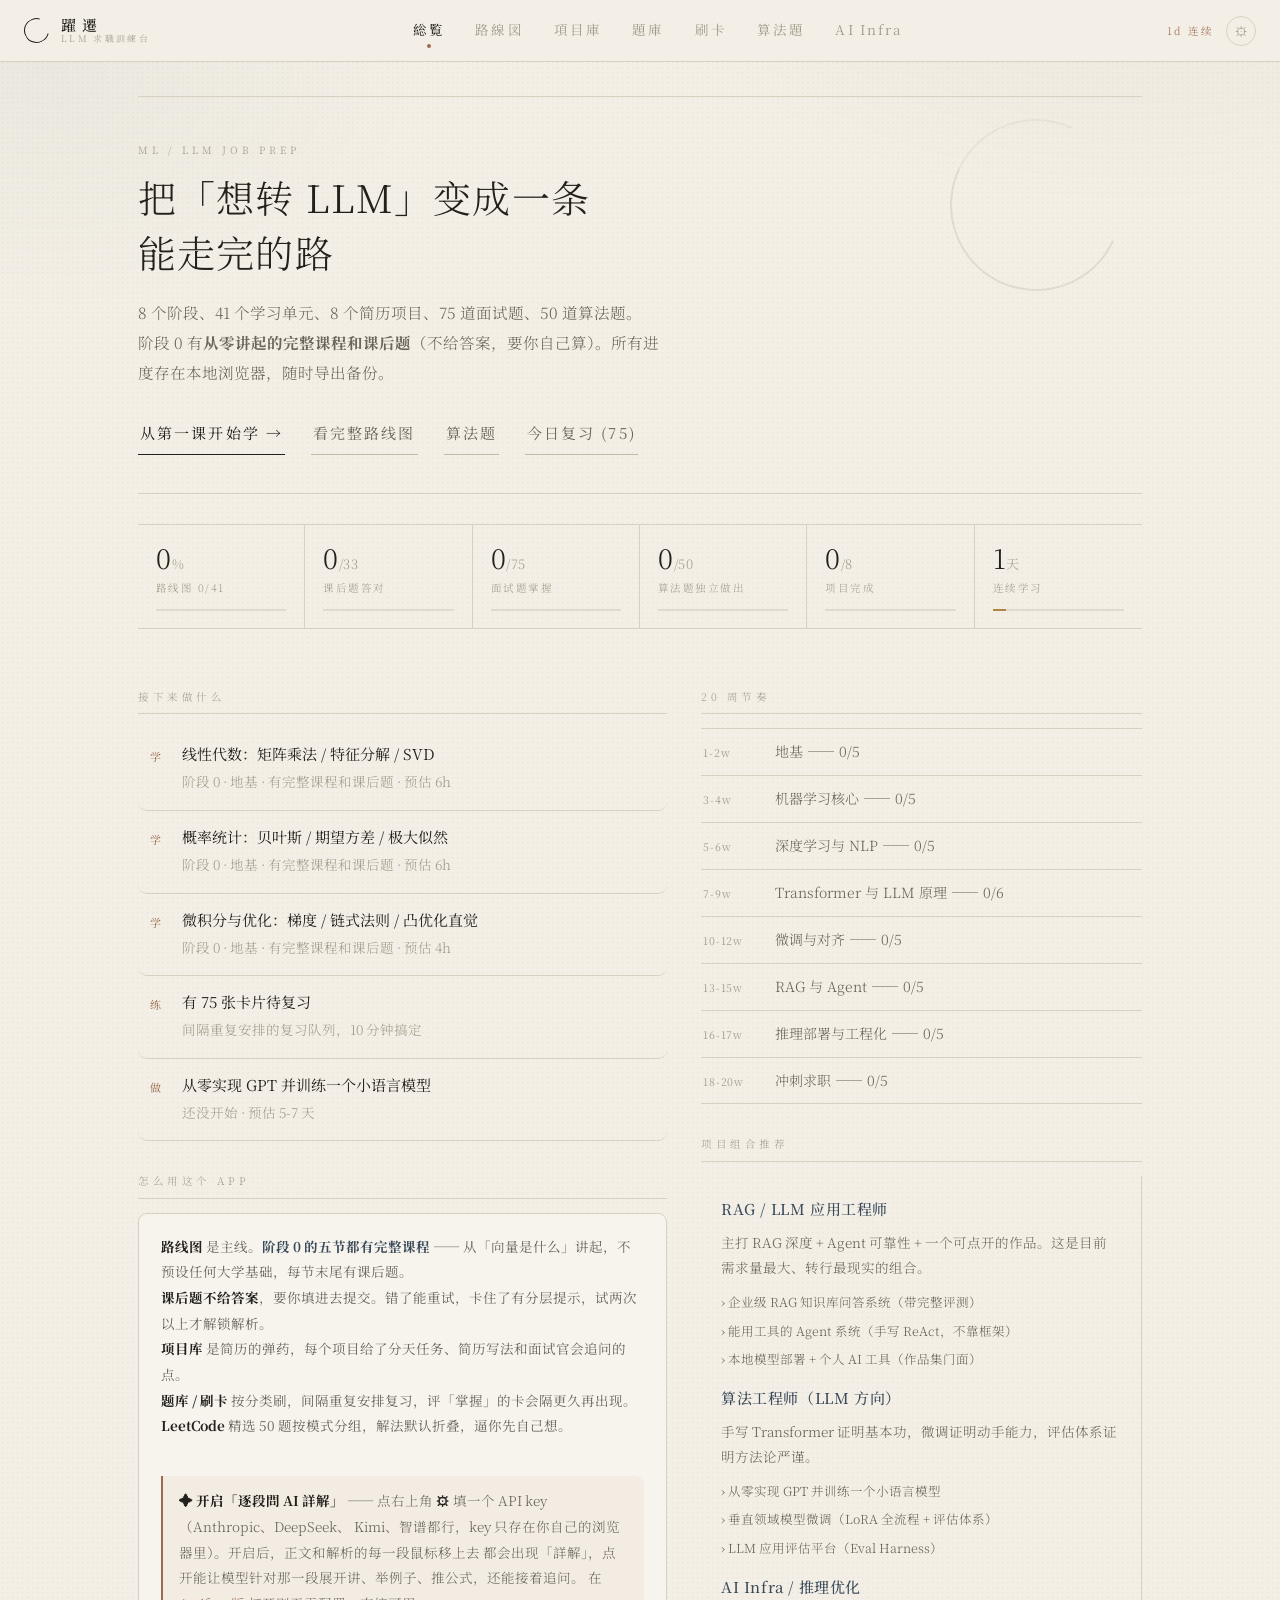
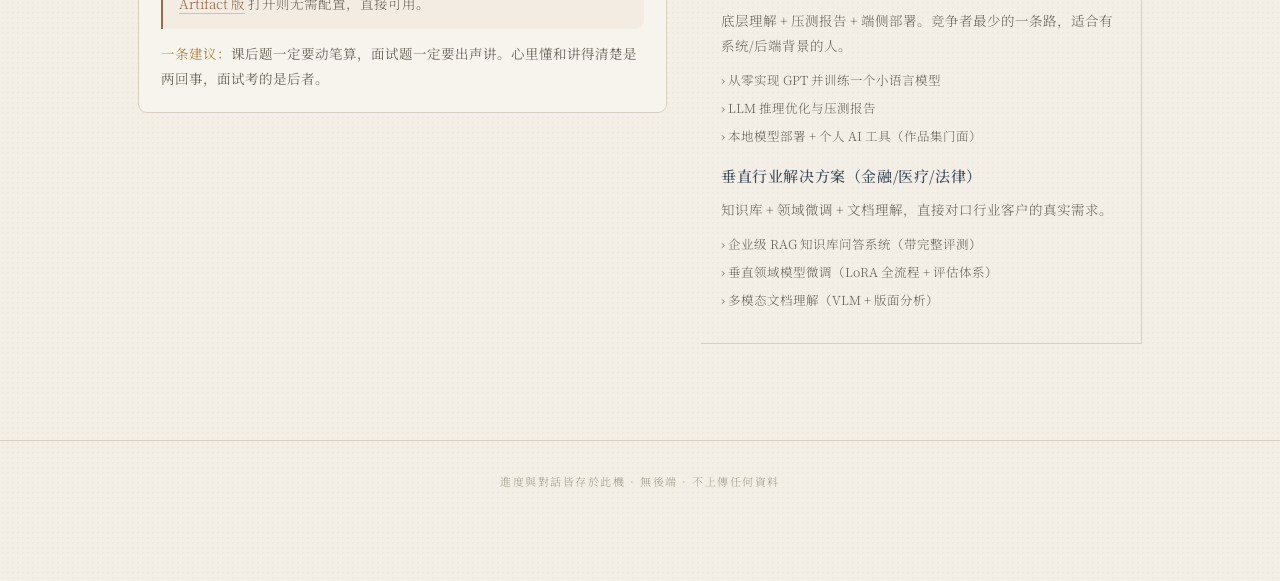
<file: index.html>
<!DOCTYPE html>
<html lang="zh-CN">
<head>
<meta charset="UTF-8">
<meta name="viewport" content="width=device-width, initial-scale=1">
<title>跃迁 · LLM 求职训练台</title>
<meta name="description" content="机器学习 / 大语言模型求职训练台：知识路线图、简历项目库、面试题库与记忆卡">
<link rel="icon" href="data:image/svg+xml,<svg xmlns='http://www.w3.org/2000/svg' viewBox='0 0 100 100'><circle cx='50' cy='50' r='38' fill='none' stroke='%239c6b4f' stroke-width='7' stroke-dasharray='200 40' transform='rotate(-30 50 50)'/></svg>">
<link rel="preconnect" href="https://fonts.googleapis.com">
<link rel="preconnect" href="https://fonts.gstatic.com" crossorigin>
<link href="https://fonts.googleapis.com/css2?family=Noto+Serif+SC:wght@300;400;500;600&family=Noto+Serif:wght@300;400;600&display=swap" rel="stylesheet">
<link rel="stylesheet" href="css/app.css">
</head>
<body>

<div class="grain"></div>

<header class="topbar">
  <div class="brand">
    <span class="logo"></span>
    <div class="brand-txt">
      <b>躍遷</b>
      <span>LLM 求職訓練台</span>
    </div>
  </div>
  <nav class="tabs" id="tabs">
    <button data-view="home"    class="on">総覧</button>
    <button data-view="roadmap">路線図</button>
    <button data-view="project">項目庫</button>
    <button data-view="bank">題庫</button>
    <button data-view="drill">刷卡</button>
    <button data-view="lc">算法題</button>
    <button data-view="infra">AI Infra</button>
  </nav>
  <div class="topright">
    <span class="streak" id="streak" title="连续学习天数"></span>
    <button class="ghost" id="btnData" title="AI 詳解设置 / 导出 / 导入">⚙</button>
  </div>
</header>

<main id="app"></main>

<div class="modal-wrap" id="modal" hidden>
  <div class="modal">
    <button class="modal-x" id="modalX">✕</button>
    <div id="modalBody"></div>
  </div>
</div>

<footer class="foot">
  <span>進度與對話皆存於此機 · 無後端 · 不上傳任何資料</span>
</footer>

<script src="data/roadmap.js"></script>
<script src="data/projects.js"></script>
<script src="data/questions.js"></script>
<script src="data/lessons1.js"></script>
<script src="data/lessons2.js"></script>
<script src="data/leetcode.js"></script>
<script src="data/infra.js"></script>
<script src="data/infra-qa1.js"></script>
<script src="data/infra-qa2.js"></script>
<script src="data/infra-labs.js"></script>
<script src="data/infra-lessons1.js"></script>
<script src="data/infra-lessons2.js"></script>
<script src="data/infra-projects.js"></script>
<script src="js/store.js"></script>
<script src="js/views.js"></script>
<script src="js/infra-view.js"></script>
<script src="js/ai.js"></script>
<script src="js/app.js"></script>
</body>
</html>
</file>
<file: css/app.css>
/* 跃迁 · LLM 求职训练台 —— 侘寂 / 和紙 */
:root{
  --washi:#f3efe6; --washi2:#ebe5d8; --panel:#f7f4ed; --panel2:#efeadf;
  --line:#d8d1c1; --line2:#c4bba6;
  --tx:#23211c; --tx2:#6b665b; --tx3:#a39c8c;
  --ac:#9c6b4f;            /* 陶土 */
  --ac2:#3b4a5a;           /* 藍 */
  --ok:#6b7d5c;            /* 苔 */
  --wr:#b08442;            /* 琥珀 */
  --bad:#a8503f;           /* 朱 */
  --pu:#6d6384;            /* 藤 */
  /* 拉丁字母走 Cambria/Georgia，汉字按可用性依次落到思源宋体 / 宋体。
     Google Fonts 在国内常被墙，所以本地字体栈必须自己站得住。 */
  --serif:Cambria,Georgia,"Noto Serif SC","Source Han Serif SC","Source Han Serif CN",
          "Noto Serif CJK SC","Songti SC","STSong",SimSun,serif;
  --mono:"JetBrains Mono","SF Mono",Consolas,"Cascadia Code",monospace;
  --r:9px;
  --r-lg:14px;   /* 卡片、弹窗一类大块 */
}
*{box-sizing:border-box;margin:0;padding:0}
html{scroll-behavior:smooth}
body{
  background:var(--washi); color:var(--tx);
  font-family:var(--serif); font-weight:400;
  font-size:16px; line-height:1.85; -webkit-font-smoothing:antialiased;
  min-height:100vh; padding-bottom:60px;
  background-image:radial-gradient(rgba(120,110,90,.05) 1px,transparent 1px);
  background-size:5px 5px;
}
::selection{background:var(--ac); color:var(--washi)}
.grain{
  position:fixed; inset:0; pointer-events:none; z-index:0;
  background:
    radial-gradient(760px 420px at 88% -6%, rgba(156,107,79,.055), transparent 62%),
    radial-gradient(620px 400px at 4% 8%, rgba(59,74,90,.04), transparent 60%);
}
a{color:var(--ac); text-decoration:none; border-bottom:1px solid rgba(156,107,79,.35)}
a:hover{border-bottom-color:var(--ac)}
code{font-family:var(--mono); font-size:.85em; background:rgba(120,110,90,.09);
  color:#5c4a3a; padding:1.5px 7px; border-radius:5px}
pre{background:#efe9dc; border:1px solid var(--line); border-radius:var(--r);
  padding:15px 17px; overflow-x:auto; margin:13px 0; line-height:1.65}
pre code{background:none; padding:0; color:#3f3a31; font-size:13.5px}
strong{color:#100f0c; font-weight:600}
button{font-family:inherit; cursor:pointer; color:inherit}

/* ───── topbar ───── */
.topbar{
  position:sticky; top:0; z-index:40; display:flex; align-items:center; gap:22px;
  padding:0 24px; height:62px; background:rgba(243,239,230,.92);
  backdrop-filter:blur(10px); border-bottom:1px solid var(--line);
}
.brand{display:flex; align-items:center; gap:12px; min-width:0}
.logo{
  width:25px; height:25px; flex:none; border-radius:50%;
  border:1.6px solid var(--tx); border-right-color:transparent;
  transform:rotate(-30deg); font-size:0; transition:transform 1.1s ease;
}
.brand:hover .logo{transform:rotate(330deg)}
.brand-txt{display:flex; flex-direction:column; line-height:1.2}
.brand-txt b{font-size:15px; letter-spacing:.42em; font-weight:500; color:var(--tx); white-space:nowrap}
.brand-txt span{font-size:9px; color:var(--tx3); letter-spacing:.26em; font-weight:300}
.tabs{display:flex; gap:4px; margin-left:auto; margin-right:auto}
.tabs button{
  background:none; border:0; color:var(--tx3); font:inherit; font-weight:400; font-size:13.5px;
  letter-spacing:.16em; padding:8px 13px 10px; cursor:pointer; position:relative;
  transition:color .3s; white-space:nowrap;
}
.tabs button:hover{color:var(--tx2)}
.tabs button.on{color:var(--tx)}
.tabs button.on::after{content:""; position:absolute; left:50%; bottom:4px; width:4px; height:4px;
  background:var(--ac); border-radius:50%; transform:translateX(-50%)}
.topright{display:flex; align-items:center; gap:12px}
.streak{font-size:10.5px; color:var(--ac); letter-spacing:.2em; font-weight:300}
.ghost{background:none; border:1px solid var(--line); color:var(--tx3);
  width:30px; height:30px; border-radius:50%; cursor:pointer; font-size:13px; transition:.3s}
.ghost:hover{color:var(--ac); border-color:var(--ac)}

main{position:relative; z-index:1; max-width:1060px; margin:0 auto; padding:34px 28px 60px}

/* ───── generic ───── */
.hd{margin-bottom:26px}
.hd h1{font-size:27px; font-weight:400; letter-spacing:.04em; color:var(--tx); line-height:1.5}
.hd p{color:var(--tx2); font-size:15px; margin-top:9px; max-width:70ch; font-weight:300}
.kicker{font-size:10px; letter-spacing:.38em; color:var(--tx3); text-transform:uppercase;
  font-weight:300; margin-bottom:9px}
.card{background:var(--panel); border:1px solid var(--line); border-radius:var(--r); padding:20px 22px}
.muted{color:var(--tx2)}
.tiny{font-size:13.5px}
.mono{font-family:var(--mono)}
.callout{margin:12px 0; padding:12px 16px; background:rgba(59,74,90,.05);
  border-left:2px solid var(--ac2); font-weight:300; border-radius:0 var(--r) var(--r) 0}
.callout.warm{background:rgba(156,107,79,.06); border-left-color:var(--ac)}
.callout b{color:var(--tx)}

/* ───── home ───── */
.hero{
  border-top:1px solid var(--line); border-bottom:1px solid var(--line);
  padding:44px 0 38px; margin-bottom:30px; position:relative; overflow:hidden;
}
.hero::after{
  content:""; position:absolute; right:2%; top:22px; width:168px; height:168px;
  border:2px solid var(--tx); border-radius:50%;
  border-right-color:transparent; border-top-color:rgba(35,33,28,.5);
  transform:rotate(-20deg); opacity:.09; pointer-events:none;
}
.hero h1{font-size:clamp(25px,3.7vw,38px); font-weight:300; letter-spacing:.03em;
  line-height:1.45; max-width:22ch; color:var(--tx)}
.hero p{color:var(--tx2); margin-top:18px; max-width:58ch; font-size:15.5px;
  font-weight:300; line-height:1.95}
.hero .cta{display:flex; gap:26px; margin-top:26px; flex-wrap:wrap; align-items:center}

.btn{
  background:none; border:0; border-bottom:1px solid var(--tx);
  font:inherit; font-size:15px; font-weight:400; letter-spacing:.14em; color:var(--tx);
  padding:6px 2px 7px; cursor:pointer; position:relative; transition:color .3s;
}
.btn::after{content:""; position:absolute; left:0; bottom:-1px; height:1px; width:0;
  background:var(--ac); transition:width .45s}
.btn:hover{color:var(--ac)}
.btn:hover::after{width:100%}
.btn.sec{color:var(--tx2); border-bottom-color:var(--line2)}
.btn.sec:hover{color:var(--ac)}
.btn.sm{font-size:13.5px; letter-spacing:.1em; padding:4px 2px 5px}

.stats{display:grid; grid-template-columns:repeat(4,1fr); gap:0;
  border-top:1px solid var(--line); border-bottom:1px solid var(--line); margin-bottom:28px}
.stats.s6{grid-template-columns:repeat(6,1fr)}
.stat{padding:17px 18px; border-right:1px solid var(--line)}
.stat:last-child{border-right:0}
.stat .n{font-size:27px; font-weight:300; color:var(--tx); line-height:1.2; letter-spacing:.02em}
.stat .n small{font-size:13px; color:var(--tx3)}
.stat .l{font-size:10.5px; color:var(--tx3); margin-top:4px; letter-spacing:.14em; font-weight:300}
.bar{height:2px; background:rgba(120,110,90,.16); margin-top:11px; overflow:hidden}
.bar i{display:block; height:100%; background:var(--ac); transition:width .6s}

.two{display:grid; grid-template-columns:1.2fr 1fr; gap:34px; align-items:start}
.sect-t{font-size:10.5px; letter-spacing:.34em; color:var(--tx3); text-transform:uppercase;
  font-weight:300; margin:30px 0 14px; padding-bottom:7px; border-bottom:1px solid var(--line)}

.next{display:flex; flex-direction:column}
.nx{display:flex; gap:16px; align-items:flex-start; padding:14px 12px;
  border-bottom:1px solid var(--line); cursor:pointer; transition:.3s; border-radius:var(--r)}
.nx:hover{background:rgba(156,107,79,.045); padding-left:10px}
.nx .ix{font-size:11px; color:var(--ac); padding-top:4px; min-width:16px; letter-spacing:.1em}
.nx b{font-size:15px; color:var(--tx); font-weight:400; display:block; line-height:1.6}
.nx span{font-size:13.5px; color:var(--tx3); font-weight:300}

.plan{border-top:1px solid var(--line)}
.plan div{padding:10px 2px; display:flex; gap:16px; font-size:14px; align-items:baseline;
  border-bottom:1px solid var(--line); font-weight:300}
.plan div b{font-size:10.5px; color:var(--tx3); min-width:56px; font-weight:400; letter-spacing:.08em}
.plan div span{color:var(--tx2)}
.plan div.done b{color:var(--ok)}
.plan div.cur{background:rgba(156,107,79,.05)}
.plan div.cur span{color:var(--tx)}

/* ───── roadmap ───── */
.stage{margin-bottom:0; border-bottom:1px solid var(--line)}
.stage:first-of-type{border-top:1px solid var(--line)}
.stage-h{display:flex; align-items:center; gap:16px; padding:19px 12px; cursor:pointer;
  transition:.3s; user-select:none; border-radius:var(--r)}
.stage-h:hover{background:rgba(156,107,79,.04)}
.stage-dot{width:7px; height:7px; border-radius:50%; flex:none}
.stage-h .t{flex:1; min-width:0}
.stage-h .t b{font-size:17px; color:var(--tx); font-weight:400; letter-spacing:.05em}
.stage-h .t i{font-style:normal; font-size:11px; color:var(--tx3); margin-left:12px; font-weight:300}
.stage-h .t p{font-size:13.5px; color:var(--tx2); margin-top:4px; font-weight:300}
.stage-h .pct{font-size:12px; color:var(--tx3); flex:none; font-weight:300; letter-spacing:.08em}
.stage-h .chev{color:var(--tx3); font-size:9px; transition:.35s; flex:none}
.stage.open>.stage-h .chev{transform:rotate(90deg)}
.stage-b{display:none; padding:2px 0 14px}
.stage.open .stage-b{display:block}
.stage-note{padding:11px 16px; font-size:12.5px; color:var(--wr); font-weight:300;
  background:rgba(176,132,66,.06); border-left:2px solid var(--wr); margin:4px 0 12px;
  border-radius:0 var(--r) var(--r) 0}

.node{padding:13px 4px 13px 2px; border-top:1px solid rgba(216,209,193,.6)}
.node-h{display:flex; gap:14px; align-items:flex-start}
.chk{width:15px; height:15px; border-radius:50%; border:1px solid var(--line2); flex:none;
  margin-top:6px; cursor:pointer; transition:.3s; display:grid; place-items:center;
  font-size:9px; color:transparent; background:none}
.chk:hover{border-color:var(--ac)}
.chk.on{background:var(--ok); border-color:var(--ok); color:var(--washi)}
.node-t{flex:1; min-width:0; cursor:pointer}
.node-t b{font-size:15px; color:var(--tx); font-weight:400}
.node.done .node-t b{color:var(--tx3)}
.node-t .est{font-size:10.5px; color:var(--tx3); margin-left:11px; font-weight:300}
.key-tag{font-size:10px; color:var(--ac); padding:0 7px; margin-left:9px;
  letter-spacing:.14em; border-left:1px solid var(--line2); font-weight:300}
.node-d{display:none; margin:11px 0 4px 29px; font-size:14.5px; color:var(--tx2);
  border-left:1px solid var(--line); padding-left:18px; font-weight:300}
.node.open .node-d{display:block}
.node-d p{margin-bottom:9px}
.node-d p b{color:var(--ac); font-weight:400; font-size:10.5px;
  letter-spacing:.2em; margin-right:10px}
.node-d .res a{font-size:12.5px; margin-right:16px}

/* ───── projects ───── */
.pgrid{display:grid; grid-template-columns:repeat(auto-fill,minmax(320px,1fr)); gap:0;
  border-top:1px solid var(--line)}
.pcard{border-bottom:1px solid var(--line); border-right:1px solid var(--line);
  padding:22px 24px 20px; cursor:pointer; transition:.35s; position:relative}
.pcard:hover{background:rgba(156,107,79,.045)}
.pcard .tier{font-size:10px; letter-spacing:.28em; color:var(--c); text-transform:uppercase;
  font-weight:300}
.pcard h3{font-size:17px; color:var(--tx); margin:8px 0 9px; font-weight:400; line-height:1.55}
.pcard p{font-size:13.8px; color:var(--tx2); line-height:1.85; font-weight:300}
.pmeta{display:flex; gap:14px; margin-top:15px; font-size:11px; color:var(--tx3);
  align-items:center; flex-wrap:wrap; font-weight:300}
.stars{color:var(--ac); letter-spacing:.18em}
.chips{display:flex; gap:7px; flex-wrap:wrap; margin-top:12px}
.chip{font-size:10.5px; color:var(--tx2); padding:1px 9px; border:1px solid var(--line);
  border-radius:11px; font-weight:300}
.pbar{margin-top:13px}

.combo{display:grid; grid-template-columns:repeat(auto-fill,minmax(250px,1fr)); gap:0;
  border-top:1px solid var(--line)}
.cbox{border-bottom:1px solid var(--line); border-right:1px solid var(--line); padding:18px 20px}
.cbox b{color:var(--ac2); font-size:15px; font-weight:500; letter-spacing:.04em}
.cbox p{font-size:13.5px; color:var(--tx2); margin-top:7px; font-weight:300}
.cbox .ids{margin-top:11px; display:flex; flex-direction:column; gap:5px}
.cbox .ids span{font-size:12.5px; color:var(--tx2); cursor:pointer; font-weight:300; transition:.25s}
.cbox .ids span:hover{color:var(--ac)}

/* ───── bank ───── */
.filters{display:flex; gap:10px; flex-wrap:wrap; align-items:center; margin-bottom:20px}
.search{background:none; border:0; border-bottom:1px solid var(--line);
  padding:7px 2px; color:var(--tx); font:inherit; font-size:14px; flex:1; min-width:190px;
  outline:none; font-weight:300; transition:border-color .4s}
.search:focus{border-bottom-color:var(--ac)}
::placeholder{color:var(--tx3); opacity:.85}
.fbtn{background:none; border:1px solid var(--line); color:var(--tx2); font:inherit;
  font-size:12.5px; padding:4px 13px; border-radius:14px; cursor:pointer; transition:.3s;
  white-space:nowrap; font-weight:300; letter-spacing:.05em}
.fbtn:hover{color:var(--ac); border-color:var(--ac)}
.fbtn.on{color:var(--washi); background:var(--ac2); border-color:var(--ac2)}

.catgrid{display:grid; grid-template-columns:repeat(auto-fill,minmax(160px,1fr)); gap:0;
  border-top:1px solid var(--line); margin-bottom:24px}
.catc{border-bottom:1px solid var(--line); border-right:1px solid var(--line);
  padding:14px 16px; cursor:pointer; transition:.3s}
.catc:hover{background:rgba(156,107,79,.05)}
.catc.on{background:rgba(59,74,90,.07)}
.catc .ic{font-size:14px; color:var(--ac); font-family:var(--mono)}
.catc b{display:block; font-size:14px; color:var(--tx); margin-top:4px; font-weight:400}
.catc .m{font-size:10.5px; color:var(--tx3); margin-top:5px; font-weight:300; letter-spacing:.06em}

.q{border-bottom:1px solid var(--line); transition:.3s}
.q:first-of-type{border-top:1px solid var(--line)}
.q.open{background:rgba(247,244,237,.7)}
.q-h{display:flex; gap:14px; align-items:flex-start; padding:15px 12px; cursor:pointer;
  border-radius:var(--r)}
.q-h:hover{background:rgba(156,107,79,.035)}
.mstate{width:6px; height:6px; border-radius:50%; flex:none; margin-top:11px;
  border:1px solid var(--line2); background:none}
.mstate.s1{background:var(--wr); border-color:var(--wr)}
.mstate.s2{background:var(--ok); border-color:var(--ok)}
.q-h .qt{flex:1; min-width:0; font-size:15.5px; color:var(--tx); line-height:1.7; font-weight:400}
.lv{font-size:10px; padding:1px 9px; border:1px solid; border-radius:11px; flex:none;
  margin-top:4px; font-weight:300; letter-spacing:.1em}
.lv1{color:var(--ok); border-color:rgba(107,125,92,.45)}
.lv2{color:var(--wr); border-color:rgba(176,132,66,.45)}
.lv3{color:var(--bad); border-color:rgba(168,80,63,.45)}
.q-b{display:none; padding:2px 4px 20px 34px; font-size:15px; color:var(--tx2);
  line-height:1.95; font-weight:300}
.q.open .q-b{display:block}
.q-b p{margin-bottom:11px}
.q-b ul{margin:0 0 11px 20px}
.q-b li{margin-bottom:6px}
.q-b table{border-collapse:collapse; margin:12px 0; font-size:13px; width:100%}
.q-b th,.q-b td{border:1px solid var(--line); padding:7px 12px; text-align:left}
.q-b th{background:rgba(120,110,90,.07); color:var(--ac2); font-weight:500}
.rate{display:flex; gap:9px; margin-top:16px; padding-top:14px; border-top:1px solid var(--line)}
.rate button{background:none; border:1px solid var(--line); color:var(--tx3); font:inherit;
  font-size:12px; padding:3px 13px; border-radius:14px; cursor:pointer; transition:.3s; font-weight:300}
.rate button:hover{border-color:var(--line2); color:var(--tx2)}
.rate button.a0.on{border-color:var(--tx3); color:var(--tx2)}
.rate button.a1.on{border-color:var(--wr); color:var(--wr)}
.rate button.a2.on{border-color:var(--ok); color:var(--ok)}

/* ───── drill ───── */
.drill{max-width:720px; margin:0 auto}
.dstat{display:flex; gap:26px; justify-content:center; font-size:11px;
  color:var(--tx3); margin-bottom:26px; font-weight:300; letter-spacing:.16em}
.dstat b{color:var(--ac); font-weight:400}
.dcard{background:var(--panel); border:1px solid var(--line); border-radius:var(--r-lg); padding:44px 42px;
  min-height:290px; display:flex; flex-direction:column; position:relative}
.dcard::before{content:""; position:absolute; left:20px; top:20px; width:46px; height:46px;
  border:1.4px solid var(--ac); border-radius:50%; border-right-color:transparent;
  transform:rotate(-25deg); opacity:.16}
.dcat{font-size:10px; letter-spacing:.3em; color:var(--tx3); margin-bottom:20px;
  font-weight:300; text-align:right}
.dq{font-size:20px; color:var(--tx); line-height:1.8; font-weight:400; letter-spacing:.02em}
.dhint{margin-top:auto; padding-top:26px; color:var(--tx3); font-size:12.5px; text-align:center;
  font-weight:300}
.da{margin-top:26px; padding-top:22px; border-top:1px solid var(--line); font-size:15px;
  line-height:1.95; font-weight:300}
.dctl{display:flex; gap:26px; justify-content:center; margin-top:26px; flex-wrap:wrap}
.dctl button{padding:6px 4px 8px; font:inherit; font-size:14px; cursor:pointer;
  background:none; border:0; border-bottom:1px solid var(--line2); color:var(--tx2);
  letter-spacing:.16em; transition:.3s; min-width:80px}
.dctl button:hover{color:var(--ac); border-bottom-color:var(--ac)}
.dctl .again:hover{color:var(--bad); border-bottom-color:var(--bad)}
.dctl .hard:hover{color:var(--wr); border-bottom-color:var(--wr)}
.dctl .good:hover{color:var(--ok); border-bottom-color:var(--ok)}
.dctl .show{color:var(--tx); border-bottom-color:var(--tx)}

/* ───── modal ───── */
.modal-wrap{position:fixed; inset:0; z-index:90; background:rgba(35,33,28,.42);
  backdrop-filter:blur(3px); display:grid; place-items:center; padding:24px; overflow-y:auto}
.modal-wrap[hidden]{display:none}
.modal{background:var(--washi); border:1px solid var(--line2); border-radius:var(--r-lg); max-width:760px;
  width:100%; padding:38px 42px; position:relative; max-height:88vh; overflow-y:auto;
  box-shadow:0 20px 60px rgba(35,33,28,.18)}
.modal-x{position:absolute; right:18px; top:16px; background:none; border:0; color:var(--tx3);
  font-size:15px; cursor:pointer; padding:6px}
.modal-x:hover{color:var(--ac)}
.modal h2{font-size:22px; color:var(--tx); line-height:1.55; padding-right:30px; font-weight:400;
  letter-spacing:.03em}
.modal h4{font-size:10.5px; letter-spacing:.3em; color:var(--tx3); text-transform:uppercase;
  margin:26px 0 12px; font-weight:300; padding-bottom:6px; border-bottom:1px solid var(--line)}
.steps{border-top:1px solid var(--line)}
.step{padding:13px 2px; display:flex; gap:14px; align-items:flex-start;
  border-bottom:1px solid var(--line)}
.step .sc{margin-top:4px}
.step b{font-size:11.5px; color:var(--ac); display:block; margin-bottom:4px; font-weight:400;
  letter-spacing:.08em}
.step p{font-size:14px; color:var(--tx2); line-height:1.8; font-weight:300}
.step.done b{color:var(--tx3)}
.step.done p{color:var(--tx3)}
.rbox{background:rgba(107,125,92,.07); border-left:2px solid var(--ok);
  padding:15px 18px; font-size:14.5px; color:var(--tx); line-height:1.9; font-weight:300;
  border-radius:0 var(--r) var(--r) 0}
.asks li{font-size:14.5px; color:var(--tx2); margin-bottom:7px; margin-left:18px; font-weight:300}
.pitfall{background:rgba(168,80,63,.06); border-left:2px solid var(--bad);
  padding:15px 18px; font-size:14.5px; color:var(--tx2); margin-top:16px; font-weight:300;
  border-radius:0 var(--r) var(--r) 0}

/* ───── markdown 扩展 ───── */
.lh3{font-size:16px; color:var(--tx); margin:18px 0 9px; font-weight:500; letter-spacing:.03em}
blockquote{border-left:2px solid var(--ac); background:rgba(156,107,79,.055);
  padding:13px 18px; margin:15px 0; border-radius:0 var(--r) var(--r) 0}
blockquote p:last-child{margin-bottom:0}
.formula{font-family:var(--mono); font-size:15px; color:#4a4034; text-align:center;
  background:rgba(120,110,90,.06); border:1px solid var(--line); border-radius:var(--r);
  padding:16px 18px; margin:16px 0; overflow-x:auto}

/* ───── 课程 ───── */
.lesson{max-width:740px; margin:0 auto}
.lbar{display:flex; align-items:center; gap:16px; margin-bottom:26px}
.lbar .fbtn{cursor:pointer}
.lhead{margin-bottom:30px; padding-bottom:24px; border-bottom:1px solid var(--line);
  position:relative}
.lhead h1{font-size:29px; color:var(--tx); line-height:1.5; font-weight:300; letter-spacing:.03em}
.lhead p{color:var(--tx2); font-size:15px; margin-top:12px; font-weight:300; line-height:1.9;
  max-width:52ch}

.ltoc{border-left:1px solid var(--line); padding:4px 0 4px 22px; margin-bottom:34px;
  display:flex; flex-direction:column; gap:7px}
.ltoc b{font-size:10px; letter-spacing:.32em; color:var(--tx3); text-transform:uppercase;
  margin-bottom:6px; font-weight:300}
.ltoc a{font-size:14.5px; color:var(--tx2); border:0; font-weight:300; transition:.25s}
.ltoc a:hover{color:var(--ac)}
.ltoc a.qlink{color:var(--ac); margin-top:8px; padding-top:10px; border-top:1px solid var(--line)}

.lsec{margin-bottom:40px; scroll-margin-top:78px}
.lsec h2{font-size:20.5px; color:var(--tx); margin-bottom:18px; font-weight:400; line-height:1.6;
  letter-spacing:.04em; padding-bottom:10px; border-bottom:1px solid var(--line)}
.lsec p{margin-bottom:13px; font-size:16.5px; line-height:2.0; font-weight:300; color:#33302a}
.lsec ul,.lsec ol{margin:0 0 13px 20px}
.lsec li{margin-bottom:7px; font-size:16.5px; line-height:1.95; font-weight:300; color:#33302a}
.lsec table{border-collapse:collapse; margin:16px 0; font-size:13.5px; width:100%}
.lsec th,.lsec td{border:1px solid var(--line); padding:8px 13px; text-align:left; font-size:14.5px}
.lsec th{background:rgba(120,110,90,.07); color:var(--ac2); font-weight:500}

.quiz-head{margin-bottom:22px}
.quiz-head p{font-size:14.5px; color:var(--tx2); margin-top:8px; font-weight:300}

.qz{border-top:1px solid var(--line); padding:22px 2px 20px; transition:.3s}
.qz:last-child{border-bottom:1px solid var(--line)}
.qz.ok{background:rgba(107,125,92,.045)}
.qz.bad{background:rgba(168,80,63,.035)}
.qz-q{display:flex; gap:13px; align-items:flex-start; margin-bottom:16px}
.qz-no{font-size:11px; color:var(--washi); background:var(--ac2);
  min-width:19px; height:19px; border-radius:50%; display:grid; place-items:center;
  flex:none; margin-top:4px; font-weight:400}
.qz.ok .qz-no{background:var(--ok)}
.qz-q>div,.qz-q>p{flex:1; min-width:0}
.qz-q p{margin:0; font-size:16px; color:var(--tx); line-height:1.8; font-weight:400}
.qz-q pre{margin:9px 0}

.qinput{background:none; border:0; border-bottom:1px solid var(--line2);
  padding:7px 2px; color:var(--tx); font:inherit; font-family:var(--mono); font-size:16px;
  width:220px; outline:none; transition:border-color .4s}
.qinput:focus{border-bottom-color:var(--ac)}
.qta{background:rgba(255,255,255,.4); border:1px solid var(--line); border-radius:var(--r); padding:13px 15px;
  color:var(--tx); font:inherit; font-size:15px; width:100%; min-height:92px; outline:none;
  resize:vertical; line-height:1.9; font-weight:300; transition:border-color .4s}
.qta:focus{border-color:var(--ac)}
.choices{display:flex; flex-direction:column; gap:0; border-top:1px solid var(--line)}
.ch{display:flex; gap:11px; align-items:flex-start; padding:11px 12px;
  border-bottom:1px solid var(--line); cursor:pointer; font-size:15px; border-radius:var(--r);
  color:var(--tx2); transition:.25s; line-height:1.75; font-weight:300}
.ch:hover{background:rgba(156,107,79,.045); color:var(--tx)}
.ch.sel{color:var(--tx); background:rgba(59,74,90,.06)}
.ch.right{background:rgba(107,125,92,.08)}
.ch input{margin-top:6px; accent-color:var(--ac)}
.ch span{color:var(--tx3); flex:none; font-size:12px}

.qz-ctl{display:flex; gap:20px; align-items:center; margin-top:16px; flex-wrap:wrap}
.qz-msg{font-size:12.5px; font-weight:300}
.qz-msg.ok{color:var(--ok)}
.qz-msg.bad{color:var(--bad)}
.qz-hint{margin-top:16px; padding:13px 17px; background:rgba(176,132,66,.07);
  border-left:2px solid var(--wr); font-size:14.5px; line-height:1.9; font-weight:300;
  border-radius:0 var(--r) var(--r) 0}
.qz-hint b,.qz-why b{display:block; font-size:10px; letter-spacing:.24em;
  text-transform:uppercase; margin-bottom:7px; font-weight:400}
.qz-hint b{color:var(--wr)}
.qz-why b{color:var(--ok)}
.qz-hint p:last-child,.qz-why p:last-child{margin-bottom:0}
.qz-why{margin-top:16px; padding:16px 18px; background:rgba(107,125,92,.06);
  border-left:2px solid var(--ok); font-size:14.5px; line-height:1.95; font-weight:300;
  border-radius:0 var(--r) var(--r) 0}

.lfoot{margin-top:40px; padding-top:26px; border-top:1px solid var(--line)}
.lfoot-ok{color:var(--ok); font-size:14px; margin-bottom:18px; display:flex;
  align-items:center; flex-wrap:wrap; gap:14px; font-weight:300}
.lnav{display:flex; justify-content:space-between; gap:12px; margin-top:18px}

/* ───── LeetCode ───── */
.revbox{background:rgba(109,99,132,.07); border-left:2px solid var(--pu);
  padding:15px 18px; margin-bottom:20px; border-radius:0 var(--r) var(--r) 0}
.revbox b{font-size:13px; color:var(--pu); display:block; margin-bottom:10px; font-weight:400}
.revbox div{display:flex; gap:7px; flex-wrap:wrap}
.revbox .chip{cursor:pointer; transition:.25s}
.revbox .chip:hover{border-color:var(--pu); color:var(--pu)}
.lc-intro{margin-bottom:26px; font-size:15px; line-height:1.95; font-weight:300;
  border:0; border-top:1px solid var(--line); border-bottom:1px solid var(--line);
  background:none; padding:22px 0}
.lc-intro p{margin-bottom:11px}
.lc-intro ul{margin:0 0 11px 20px}
.lc-pattern{padding:6px 2px 18px; font-size:14.5px; color:var(--tx2); line-height:1.95;
  border-bottom:1px solid var(--line); margin-bottom:4px; font-weight:300}
.lc-pattern p{margin-bottom:10px}
.lc-pattern ul{margin:0 0 10px 20px}

.lcp{border-top:1px solid rgba(216,209,193,.6)}
.lcp-h{display:flex; gap:13px; align-items:center; padding:12px 12px; cursor:pointer;
  transition:.3s; border-radius:var(--r)}
.lcp-h:hover{background:rgba(156,107,79,.04)}
.lcdot{width:6px; height:6px; border-radius:50%; border:1px solid var(--line2); flex:none}
.lcp.s1 .lcdot{background:var(--wr); border-color:var(--wr)}
.lcp.s2 .lcdot{background:var(--ok); border-color:var(--ok)}
.lcp.s3 .lcdot{background:var(--bad); border-color:var(--bad)}
.lcp-t{flex:1; min-width:0}
.lcp-t b{font-size:15px; color:var(--tx); font-weight:400}
.lcp.s2 .lcp-t b{color:var(--tx3)}
.lcp-b{display:none; padding:4px 4px 20px 32px}
.lcp.open .lcp-b{display:block}
.lcp.open .chev{transform:rotate(90deg)}
.lcp .chev{color:var(--tx3); font-size:9px; transition:.35s; flex:none}
.lcwhy{font-size:14.5px; color:var(--tx2); line-height:1.9; margin-bottom:12px; font-weight:300}
.lcwhy b{display:block; font-size:10px; letter-spacing:.2em; color:var(--ac);
  text-transform:uppercase; margin-bottom:5px; font-weight:400}
.hintbox{display:flex; flex-direction:column; gap:9px; align-items:flex-start; margin:14px 0}
.hint-on{background:rgba(176,132,66,.07); border-left:2px solid var(--wr); padding:11px 16px;
  font-size:14.5px; color:var(--tx2); line-height:1.9; width:100%; font-weight:300;
  border-radius:0 var(--r) var(--r) 0}
.hint-on b{display:block; font-size:10px; letter-spacing:.2em; color:var(--wr);
  margin-bottom:5px; font-weight:400}
.keybox{background:rgba(107,125,92,.06); border-left:2px solid var(--ok);
  padding:15px 18px; font-size:14.5px; line-height:1.95; margin:14px 0; font-weight:300;
  border-radius:0 var(--r) var(--r) 0}
.keybox>b{display:block; font-size:10px; letter-spacing:.2em; color:var(--ok);
  text-transform:uppercase; margin-bottom:7px; font-weight:400}
.keybox p:last-of-type{margin-bottom:0}
.keybox .cx{margin-top:10px; padding-top:9px; border-top:1px solid var(--line);
  font-family:var(--mono); font-size:11px; color:var(--tx3)}
.lcrate{display:flex; gap:9px; align-items:center; flex-wrap:wrap; margin-top:15px;
  padding-top:13px; border-top:1px solid var(--line)}

/* ───── AI 詳解 ───── */
.aiblk{position:relative}
.aibtn{
  position:absolute; right:0; top:-13px; z-index:5;
  background:var(--washi); border:1px solid var(--line2); color:var(--ac);
  font:inherit; font-size:10.5px; letter-spacing:.18em; font-weight:300;
  padding:1px 10px; border-radius:12px; cursor:pointer; line-height:1.7;
  opacity:0; transition:.25s; white-space:nowrap;
}
.aiblk:hover>.aibtn{opacity:1}
.aibtn:hover{background:var(--ac); color:var(--washi); border-color:var(--ac)}
li.aiblk>.aibtn{top:-11px}
pre.aiblk>.aibtn{top:6px; right:6px}
@media(hover:none){
  .aibtn{opacity:.5; font-size:0; padding:0; width:18px; height:18px;
    border-radius:50%; display:grid; place-items:center}
  .aibtn::before{content:"✦"; font-size:9px; line-height:1}
}

/* 右侧批注栏 —— 每个问题一张卡，对齐它所属的段落 */
body{position:relative}
:root{
  --rail-w:clamp(480px, 38vw, 760px);   /* 批注栏默认宽度，可拖动覆盖 */
  --rail-gap:46px;                      /* 离右边缘留白，不贴边 */
}
.airail{
  position:absolute; top:0; right:var(--rail-gap); width:var(--rail-w);
  z-index:auto; pointer-events:none;
}
.airail .aicard{pointer-events:auto}
/* 够宽才留出批注栏的位置，否则卡片改成贴底抽屉 */
@media(min-width:1280px){
  body.ai-rail-on{padding-right:calc(var(--rail-w) + var(--rail-gap) + 28px)}
  body.ai-rail-on .topbar{padding-right:24px}
}

.aicard{
  position:absolute; right:0; width:100%; z-index:30;
  background:var(--washi); border:1px solid var(--line); border-radius:var(--r-lg);
  box-shadow:0 2px 16px rgba(35,33,28,.055);
  transition:top .28s cubic-bezier(.4,0,.2,1), border-color .25s, box-shadow .25s;
}
.aicard.active{border-color:var(--ac); box-shadow:0 6px 24px rgba(156,107,79,.14)}
.aicard.floating:hover{box-shadow:0 18px 50px rgba(35,33,28,.22)}

.ailines{position:absolute; top:0; left:0; z-index:20; pointer-events:none; overflow:visible}
.ailine{fill:none; stroke:var(--line2); stroke-width:1; opacity:.75; transition:stroke .2s, opacity .2s, stroke-width .2s}
.aidot{fill:var(--washi); stroke:var(--line2); stroke-width:1.4; transition:stroke .2s, fill .2s}
.ainum{font-family:var(--serif); font-size:10px; fill:var(--tx3); transition:fill .2s}
.ailine.hot{stroke:var(--ac); stroke-width:1.6; opacity:1}
.aidot.hot{stroke:var(--ac); fill:var(--ac)}
.ainum.hot{fill:var(--ac)}

.aic-n{
  flex:none; width:18px; height:18px; border-radius:50%; margin-top:1px;
  border:1px solid var(--line2); color:var(--tx3);
  font-size:10px; line-height:16px; text-align:center; transition:.2s;
}
.aicard.active .aic-n{border-color:var(--ac); color:var(--ac)}
.aicard:hover .aic-n{border-color:var(--ac); color:var(--ac)}

.aic-head{
  display:flex; align-items:flex-start; gap:9px; padding:11px 15px 10px;
  border-bottom:1px solid var(--line); cursor:grab; background:rgba(120,110,90,.05);
  border-radius:var(--r-lg) var(--r-lg) 0 0; user-select:none;
}
.aic-head:active{cursor:grabbing}

/* 拖出来的浮窗：停在文档坐标上，跟着页面一起滚 */
.aispacer{flex:none; pointer-events:none}
.aifloat{position:absolute; top:0; left:0; width:0; height:0; z-index:auto}
.aicard.floating{
  position:absolute; right:auto; z-index:31;
  box-shadow:0 16px 44px rgba(35,33,28,.16); border-color:var(--line2);
}
.aicard.floating .aic-head{background:rgba(156,107,79,.10)}
.aicard.nodrag-anim{transition:none !important}
body.ai-dragging-card{user-select:none; cursor:grabbing}
body.ai-dragging-corner{user-select:none; cursor:nwse-resize}

.aic-corner{
  position:absolute; right:0; bottom:0; width:16px; height:16px;
  cursor:nwse-resize; opacity:.5; transition:opacity .2s;
}
.aic-corner::after{
  content:""; position:absolute; right:3px; bottom:3px; width:8px; height:8px;
  border-right:1.5px solid var(--tx3); border-bottom:1.5px solid var(--tx3);
}
.aicard:hover .aic-corner{opacity:1}
.aic-corner:hover::after{border-color:var(--ac)}
.aic-head:hover .aic-q{color:var(--tx)}
.aic-q{
  flex:1; min-width:0; font-size:12.5px; line-height:1.6; color:var(--tx3); font-weight:300;
  display:-webkit-box; -webkit-line-clamp:2; -webkit-box-orient:vertical; overflow:hidden;
  transition:color .25s;
}
.aic-q::before{content:"「"; color:var(--line2)}
.aic-q::after{content:"」"; color:var(--line2)}
.ai-x{background:none; border:0; color:var(--tx3); cursor:pointer; font:inherit;
  font-size:11px; padding:1px 4px; flex:none; transition:color .25s}
.ai-x:hover{color:var(--bad)}

.aic-body{padding:14px 17px 0; max-height:60vh; overflow-y:auto}
.aicard:not(.exp) .aic-body{cursor:pointer; max-height:none; overflow:visible; padding-bottom:2px}
.aicard:not(.exp) .aic-body:hover{background:rgba(156,107,79,.04)}
.ai-a.clamp{display:-webkit-box; -webkit-line-clamp:4; -webkit-box-orient:vertical;
  overflow:hidden; margin-bottom:6px}
.ai-a.clamp *{display:inline}
.ai-a.clamp pre,.ai-a.clamp ul,.ai-a.clamp ol,.ai-a.clamp blockquote{display:none}
/* 栏宽拖柄 */
.airailgrip{
  position:fixed; top:62px; bottom:0; z-index:100; width:11px; cursor:col-resize;
  right:calc(var(--rail-w) + var(--rail-gap) - 5px);
  display:flex; align-items:center; justify-content:center;
}
.airailgrip::before{
  content:""; width:1px; height:100%; background:var(--line);
  opacity:0; transition:opacity .2s, background .2s;
}
.airailgrip::after{
  content:""; position:absolute; width:3px; height:34px; border-radius:2px;
  background:var(--line2); opacity:0; transition:opacity .2s, background .2s;
}
.airailgrip:hover::before{opacity:1}
.airailgrip:hover::after{opacity:1; background:var(--ac)}
body.ai-dragging{user-select:none; cursor:col-resize}
body.ai-dragging .airailgrip::before{opacity:1; background:var(--ac)}
body.ai-dragging .airailgrip::after{opacity:1; background:var(--ac)}
body.ai-dragging-v{user-select:none; cursor:ns-resize}

/* 卡片底部高度拖柄 */
.aic-grip{
  height:11px; cursor:ns-resize; position:relative;
  border-top:1px solid transparent; transition:border-color .2s;
}
.aic-grip::after{
  content:""; position:absolute; left:50%; top:4px; transform:translateX(-50%);
  width:30px; height:3px; border-radius:2px; background:var(--line);
  opacity:0; transition:opacity .2s, background .2s;
}
.aicard:hover .aic-grip::after{opacity:1}
.aic-grip:hover::after{background:var(--ac); opacity:1}

.aic-more{font-size:10.5px; color:var(--tx3); letter-spacing:.1em; padding-bottom:6px}
.aic-body:empty{display:none}
.ai-u{font-size:14px; color:var(--ac2); margin:0 0 10px; padding:2px 0 2px 11px;
  border-left:2px solid rgba(59,74,90,.3); font-weight:300; line-height:1.7;
  background:rgba(59,74,90,.035); border-radius:0 var(--r) var(--r) 0}
.ai-u p{margin:0}
.ai-a{font-size:15px; line-height:1.95; color:var(--tx); margin:0 0 13px; font-weight:300}
.ai-a p{margin-bottom:9px}
.ai-a ul,.ai-a ol{margin:0 0 9px 18px}
.ai-a li{margin-bottom:4px}
.ai-a pre,.ai-a blockquote{margin:9px 0}
.ai-a pre{font-size:12.5px; padding:11px 13px}
.ai-a code{font-size:.82em}
.ai-think{color:var(--tx3); font-size:12.5px}
.ai-think::after{content:""; animation:aidot 1.5s steps(4,end) infinite}
@keyframes aidot{0%{content:""}25%{content:"·"}50%{content:"··"}75%{content:"···"}}

.ai-presets{display:flex; gap:6px; flex-wrap:wrap; padding:11px 17px 0}
.ai-presets .fbtn{font-size:12px; padding:3px 11px}
.ai-ctl{display:flex; gap:12px; align-items:flex-end; padding:11px 17px 13px}
.ai-ta{flex:1; background:none; border:0; border-bottom:1px solid var(--line2);
  padding:6px 2px; color:var(--tx); font:inherit; font-size:14.5px; outline:none;
  resize:none; line-height:1.7; max-height:120px; font-weight:300; transition:border-color .4s}
.ai-ta:focus{border-bottom-color:var(--ac)}

/* 正文里的锚点标记 */
.ai-has{background:rgba(156,107,79,.045); box-shadow:inset -2px 0 0 var(--line2); border-radius:var(--r)}
.ai-active{background:rgba(156,107,79,.10); box-shadow:inset -2px 0 0 var(--ac)}
.ai-hover{background:rgba(156,107,79,.13); box-shadow:inset -2px 0 0 var(--ac)}
.ai-has>.aibtn{opacity:.6; color:var(--ac2); border-color:var(--ac2)}
.aiblk.ai-active>.aibtn{opacity:1; background:var(--ac); color:var(--washi); border-color:var(--ac)}

/* 窄屏放不下批注栏：只显示当前那张，贴在底部 */
@media(max-width:1279px){
  .airail{position:fixed; top:auto; left:0; right:0; bottom:0; width:auto; z-index:60}
  .airail .aicard{display:none !important}
  .airail .aicard.active{
    display:block !important; position:static; width:auto; right:auto;
    border-radius:10px 10px 0 0; border-left:0; border-right:0; border-bottom:0;
    box-shadow:0 -12px 34px rgba(35,33,28,.16); max-height:82vh;
    display:flex !important; flex-direction:column;
  }
  .airail .aicard.active .aic-body{flex:1; max-height:none}
}

.aicfg{display:flex; flex-direction:column; gap:7px}
.aicfg label{font-size:10px; letter-spacing:.26em; text-transform:uppercase; color:var(--tx3);
  font-weight:300; margin-top:8px}
.aicfg input,.aicfg select{background:none; border:0; border-bottom:1px solid var(--line);
  padding:6px 2px; color:var(--tx); font:inherit; font-size:14px; outline:none;
  font-weight:300; width:100%; transition:border-color .4s; border-radius:0}
.aicfg input:focus,.aicfg select:focus{border-bottom-color:var(--ac)}

.ai-note{display:none}
body.ai-on .ai-note{display:block}
body.ai-on .ai-off-note{display:none}

.empty{text-align:center; padding:70px 20px; color:var(--tx3); font-size:14px; font-weight:300}
.foot{position:relative; z-index:1; text-align:center; padding:30px; color:var(--tx3);
  font-size:11px; border-top:1px solid var(--line); margin-top:36px; font-weight:300;
  letter-spacing:.14em}

@media(max-width:1100px){ .stats.s6{grid-template-columns:repeat(3,1fr)}
  .stat:nth-child(3n){border-right:0} }
@media(max-width:860px){
  .two{grid-template-columns:1fr; gap:10px}
  .stats,.stats.s6{grid-template-columns:repeat(2,1fr)}
  .stat:nth-child(2n){border-right:0}
  .tabs{margin:0; overflow-x:auto; gap:0}
  .tabs button{padding:8px 9px 10px; letter-spacing:.08em; font-size:13px}
  .topbar{gap:14px; padding:0 14px}
  .brand-txt span{display:none}
  .lbar{flex-wrap:wrap; gap:10px}
  .lbar .tiny{font-size:11.5px}
  main{padding:22px 16px 40px}
  .modal{padding:26px 20px}
  .hero{padding:32px 0 28px}
  .hero::after{width:110px; height:110px; right:-10px}
  .qinput{width:100%}
  .lcp-b{padding-left:12px}
  .pgrid,.combo,.catgrid{grid-template-columns:1fr}
  .pcard,.cbox,.catc{border-right:0}
  .dcard{padding:30px 22px}
}
@media(max-width:600px){
  .brand-txt{display:none}          /* 只留円相，给页签让位 */
  .streak{display:none}
}
</file>
